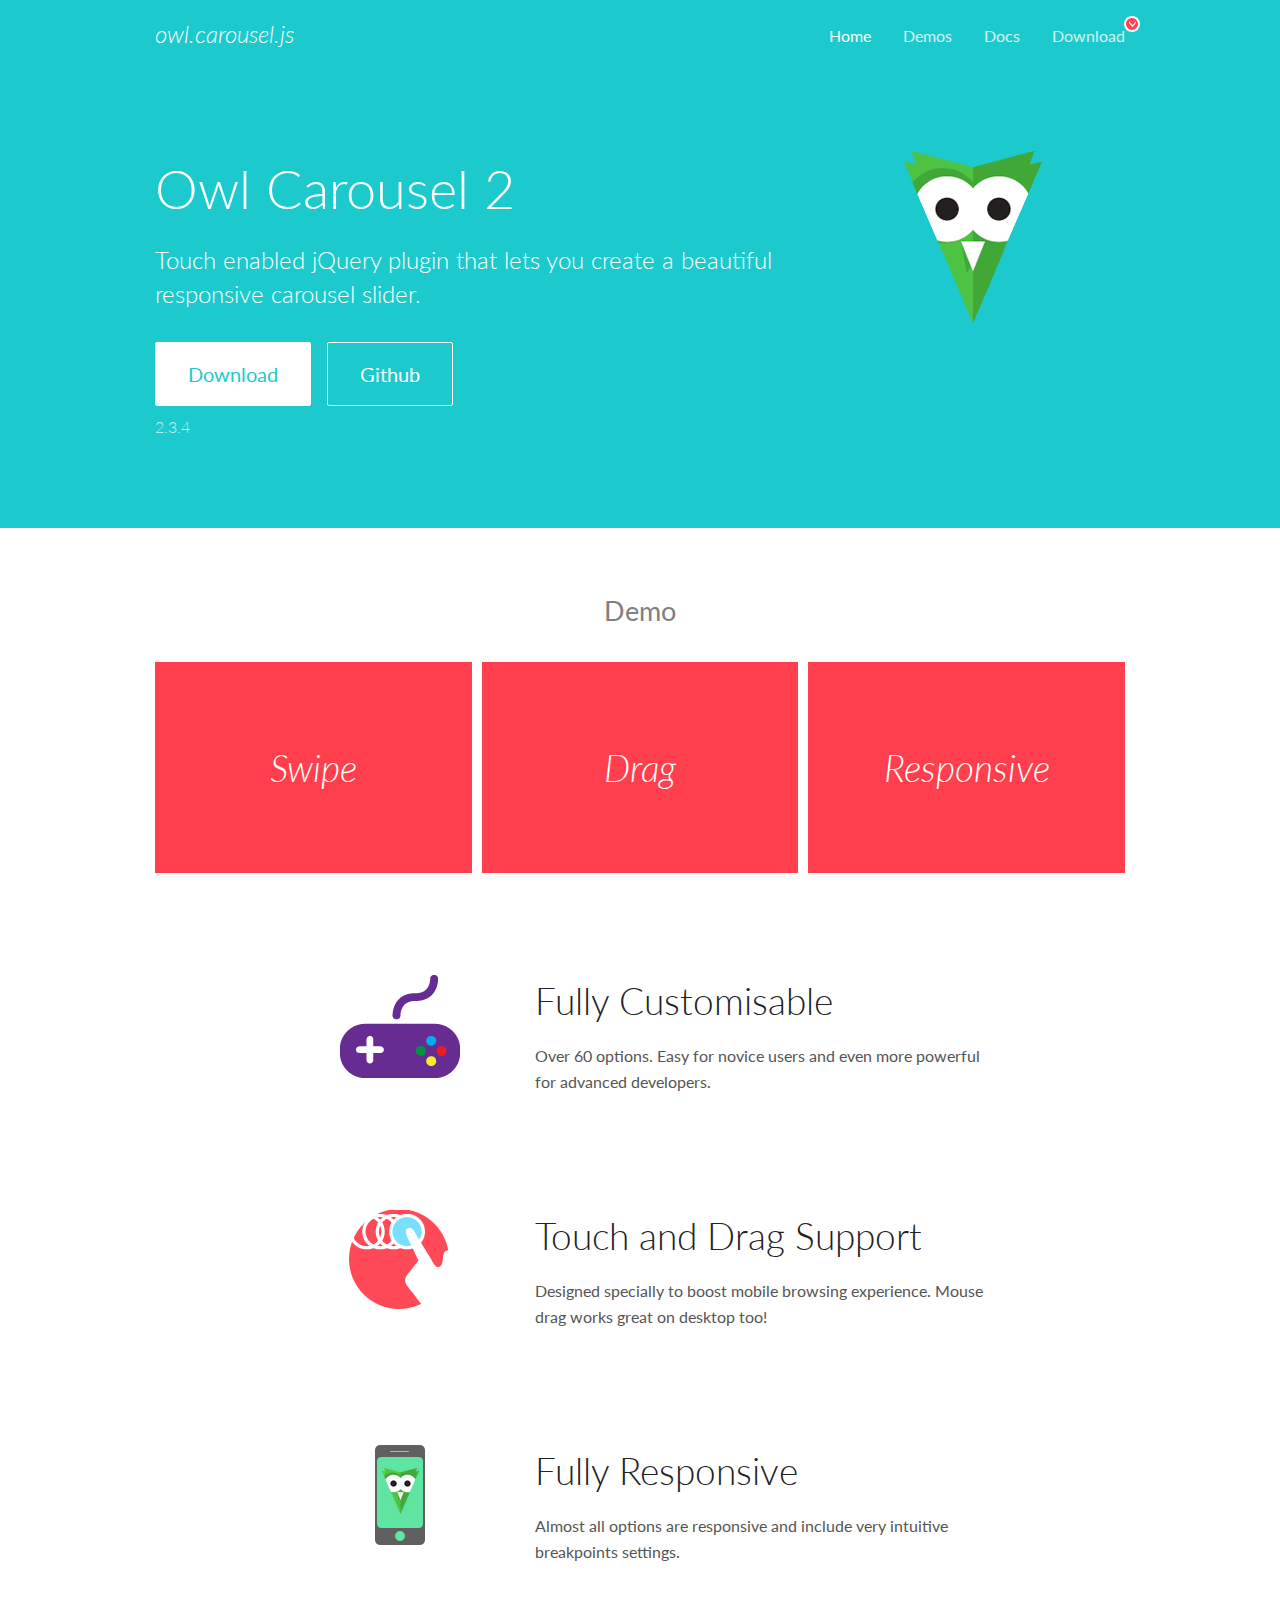
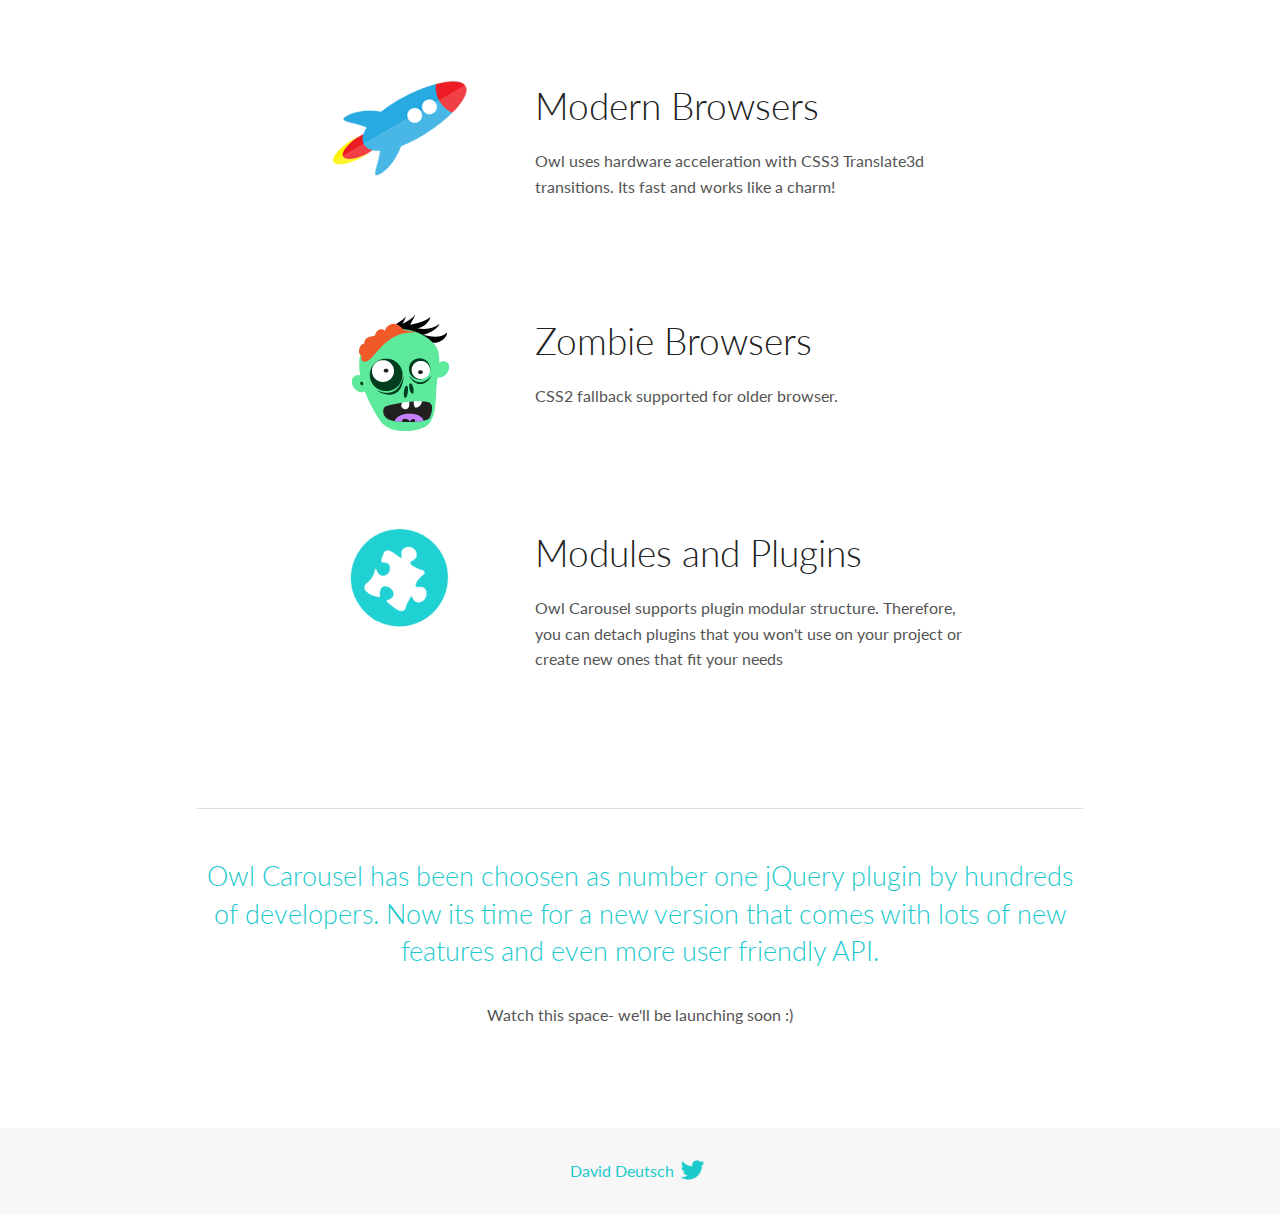
<file: assets/owl/docs/index.html>
<!DOCTYPE html>
<html lang="en">
  <head>

    <!-- head -->
    <meta charset="utf-8">
    <meta name="msapplication-tap-highlight" content="no" />
    <meta name="viewport" content="width=device-width, initial-scale=1.0" />
    <meta name="description" content="Touch enabled jQuery plugin that lets you create beautiful responsive carousel slider.">
    <meta name="author" content="David Deutsch">
    <title>
      Home | Owl Carousel | 2.3.4
    </title>

    <!-- Stylesheets -->
    <link href='https://fonts.googleapis.com/css?family=Lato:300,400,700,400italic,300italic' rel='stylesheet' type='text/css'>
    <link rel="stylesheet" href="assets/css/docs.theme.min.css">

    <!-- Owl Stylesheets -->
    <link rel="stylesheet" href="assets/owlcarousel/assets/owl.carousel.min.css">
    <link rel="stylesheet" href="assets/owlcarousel/assets/owl.theme.default.min.css">

    <!-- HTML5 shim and Respond.js IE8 support of HTML5 elements and media queries -->

    <!--[if lt IE 9]>
      <script src="https://oss.maxcdn.com/libs/html5shiv/3.7.0/html5shiv.js"></script>
      <script src="https://oss.maxcdn.com/libs/respond.js/1.3.0/respond.min.js"></script>
    <![endif]-->

    <!-- Favicons -->
    <link rel="apple-touch-icon-precomposed" sizes="144x144" href="assets/ico/apple-touch-icon-144-precomposed.png">
    <link rel="shortcut icon" href="assets/ico/favicon.png">
    <link rel="shortcut icon" href="favicon.ico">

    <!-- Yeah i know js should not be in header. Its required for demos.-->

    <!-- javascript -->
    <script src="assets/vendors/jquery.min.js"></script>
    <script src="assets/owlcarousel/owl.carousel.js"></script>
  </head>
  <body>

    <!-- header -->
    <header class="header">
      <div class="row">
        <div class="large-12 columns">
          <div class="brand left">
            <h3>
              <a href="/OwlCarousel2/">owl.carousel.js</a> 
            </h3>
          </div>
          <a id="toggle-nav" class="right">
            <span></span> <span></span> <span></span> 
          </a> 
          <div class="nav-bar">
            <ul class="clearfix">
              <li class="active">
                <a href="/OwlCarousel2/index.html">Home</a> 
              </li>
              <li> <a href="/OwlCarousel2/demos/demos.html">Demos</a>  </li>
              <li> <a href="/OwlCarousel2/docs/started-welcome.html">Docs</a>  </li>
              <li>
                <a href="https://github.com/OwlCarousel2/OwlCarousel2/archive/2.3.4.zip">Download</a> 
                <span class="download"></span> 
              </li>
            </ul>
          </div>
        </div>
      </div>
    </header>

    <!-- home panel -->
    <section id="hero">
      <div class="row">
        <div class="large-8 medium-8 columns">
          <h1>Owl Carousel 2</h1>
          <h4>Touch enabled jQuery plugin that lets you create a beautiful responsive carousel slider.</h4>
          <a href="https://github.com/OwlCarousel2/OwlCarousel2/archive/2.3.4.zip" class="hero-button">Download</a> 
          <a href="https://github.com/OwlCarousel2/OwlCarousel2" class="hero-button outline">Github</a> 
          <p>2.3.4</p>
        </div>
        <div class="large-4 medium-4 columns">
          <img class="owl-logo" src="assets/img/owl-logo.png" alt="mr. Owl">
        </div>
      </div>
    </section>

    <!-- body -->
    <div class="home-demo">
      <div class="row">
        <div class="large-12 columns">
          <h3>Demo</h3>
          <div class="owl-carousel">
            <div class="item">
              <h2>Swipe</h2>
            </div>
            <div class="item">
              <h2>Drag</h2>
            </div>
            <div class="item">
              <h2>Responsive</h2>
            </div>
            <div class="item">
              <h2>CSS3</h2>
            </div>
            <div class="item">
              <h2>Fast</h2>
            </div>
            <div class="item">
              <h2>Easy</h2>
            </div>
            <div class="item">
              <h2>Free</h2>
            </div>
            <div class="item">
              <h2>Upgradable</h2>
            </div>
            <div class="item">
              <h2>Tons of options</h2>
            </div>
            <div class="item">
              <h2>Infinity</h2>
            </div>
            <div class="item">
              <h2>Auto Width</h2>
            </div>
          </div>
        </div>
      </div>
    </div>
    <script>
      var owl = $('.owl-carousel');
      owl.owlCarousel({
        margin: 10,
        loop: true,
        responsive: {
          0: {
            items: 1
          },
          600: {
            items: 2
          },
          1000: {
            items: 3
          }
        }
      })
    </script>

    <!-- features -->
    <div id="features">
      <div class="row">
        <div class="small-12 medium-9 small-centered columns">
          <section class="row feature">
            <div class="medium-4 small-12 columns">
              <img src="assets/img/feature-options.png" alt="">
            </div>
            <div class="medium-8 small-12 columns">
              <h2>Fully Customisable</h2>
              <p>Over 60 options. Easy for novice users and even more powerful for advanced developers.</p>
            </div>
          </section>
          <section class="row feature">
            <div class="medium-4 small-12 columns">
              <img src="assets/img/feature-drag.png" alt="">
            </div>
            <div class="medium-8 small-12 columns">
              <h2>Touch and Drag Support</h2>
              <p>Designed specially to boost mobile browsing experience. Mouse drag works great on desktop too!</p>
            </div>
          </section>
          <section class="row feature">
            <div class="medium-4 small-12 columns">
              <img src="assets/img/feature-responsive.png" alt="">
            </div>
            <div class="medium-8 small-12 columns">
              <h2>Fully Responsive</h2>
              <p>Almost all options are responsive and include very intuitive breakpoints settings.</p>
            </div>
          </section>
          <section class="row feature">
            <div class="medium-4 small-12 columns">
              <img src="assets/img/feature-modern.png" alt="">
            </div>
            <div class="medium-8 small-12 columns">
              <h2>Modern Browsers</h2>
              <p>Owl uses hardware acceleration with CSS3 Translate3d transitions. Its fast and works like a charm! </p>
            </div>
          </section>
          <section class="row feature">
            <div class="medium-4 small-12 columns">
              <img src="assets/img/feature-zombie.png" alt="">
            </div>
            <div class="medium-8 small-12 columns">
              <h2>Zombie Browsers</h2>
              <p>CSS2 fallback supported for older browser.</p>
            </div>
          </section>
          <section class="row feature">
            <div class="medium-4 small-12 columns">
              <img src="assets/img/feature-module.png" alt="">
            </div>
            <div class="medium-8 small-12 columns">
              <h2>Modules and Plugins</h2>
              <p>Owl Carousel supports plugin modular structure. Therefore, you can detach plugins that you won&#x27;t use on your project or create new ones that fit your needs</p>
            </div>
          </section>
        </div>
      </div>
    </div>

    <!-- footer -->
    <section id="teaser-text">
      <div class="row">
        <div class="small-12 medium-11 small-centered columns">
          <hr>
          <h3 id="owl-carousel-has-been-choosen-as-number-one-jquery-plugin-by-hundreds-of-developers-now-its-time-for-a-new-version-that-comes-with-lots-of-new-features-and-even-more-user-friendly-api-">Owl Carousel has been choosen as number one jQuery plugin by hundreds of developers. Now its time for a new version that comes with lots of new features and even more user friendly API.</h3>
          <p>Watch this space- we&#39;ll be launching soon :)</p>
        </div>
      </div>
    </section>

    <!-- footer -->
    <footer class="footer">
      <div class="row">
        <div class="large-12 columns">
          <h5>
            <a href="/OwlCarousel2/docs/support-contact.html">David Deutsch</a> 
            <a id="custom-tweet-button" href="https://twitter.com/share?url=https://github.com/OwlCarousel2/OwlCarousel2&text=Owl Carousel - This is so awesome! " target="_blank"></a> 
          </h5>
        </div>
      </div>
    </footer>

    <!-- vendors -->
    <script src="assets/vendors/highlight.js"></script>
    <script src="assets/js/app.js"></script>
  </body>
</html>
</file>
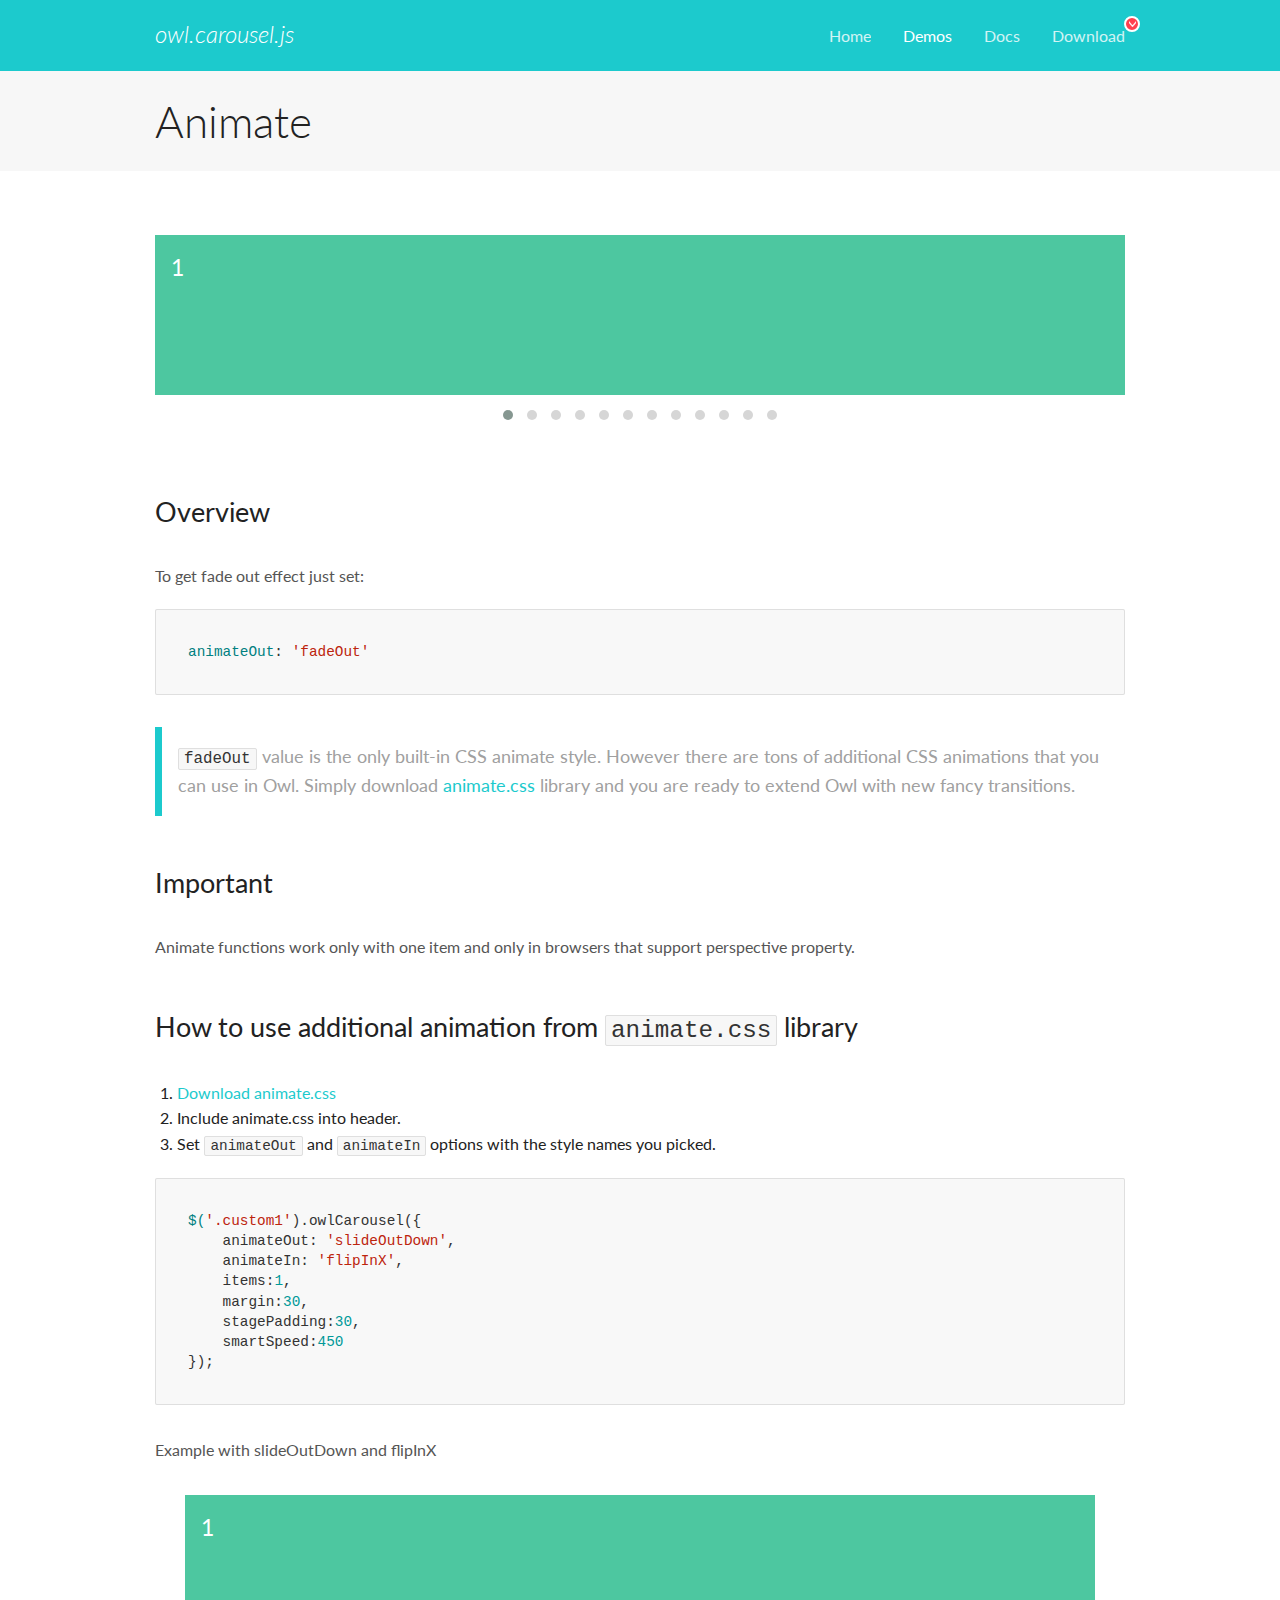
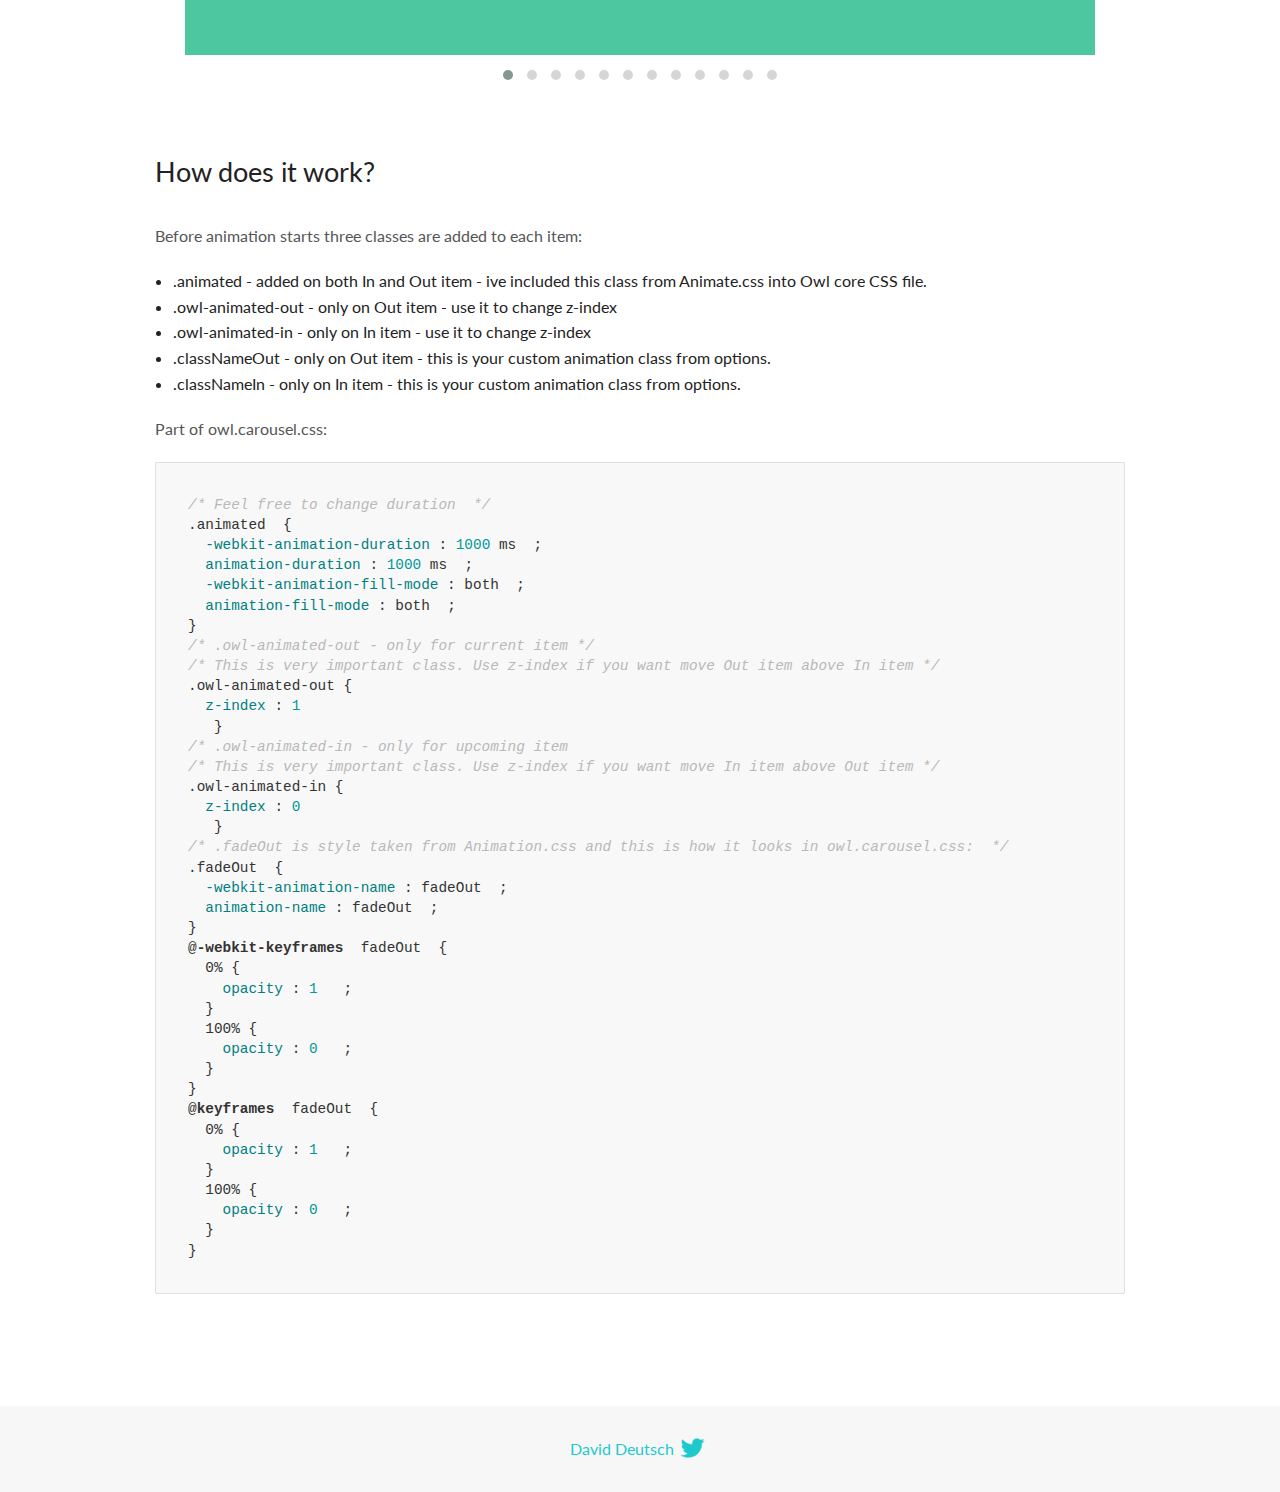
<file: assets/owl/docs/demos/animate.html>
<!DOCTYPE html>
<html lang="en">
  <head>

    <!-- head -->
    <meta charset="utf-8">
    <meta name="msapplication-tap-highlight" content="no" />
    <meta name="viewport" content="width=device-width, initial-scale=1.0" />
    <meta name="description" content="Animate carousel">
    <meta name="author" content="David Deutsch">
    <title>
      Animate Demo | Owl Carousel | 2.3.4
    </title>

    <!-- Stylesheets -->
    <link href='https://fonts.googleapis.com/css?family=Lato:300,400,700,400italic,300italic' rel='stylesheet' type='text/css'>
    <link rel="stylesheet" href="../assets/css/docs.theme.min.css">

    <!-- Owl Stylesheets -->
    <link rel="stylesheet" href="../assets/owlcarousel/assets/owl.carousel.min.css">
    <link rel="stylesheet" href="../assets/owlcarousel/assets/owl.theme.default.min.css">

    <!-- HTML5 shim and Respond.js IE8 support of HTML5 elements and media queries -->

    <!--[if lt IE 9]>
      <script src="https://oss.maxcdn.com/libs/html5shiv/3.7.0/html5shiv.js"></script>
      <script src="https://oss.maxcdn.com/libs/respond.js/1.3.0/respond.min.js"></script>
    <![endif]-->

    <!-- Favicons -->
    <link rel="apple-touch-icon-precomposed" sizes="144x144" href="../assets/ico/apple-touch-icon-144-precomposed.png">
    <link rel="shortcut icon" href="../assets/ico/favicon.png">
    <link rel="shortcut icon" href="favicon.ico">

    <!-- Yeah i know js should not be in header. Its required for demos.-->

    <!-- javascript -->
    <script src="../assets/vendors/jquery.min.js"></script>
    <script src="../assets/owlcarousel/owl.carousel.js"></script>
  </head>
  <body>

    <!-- header -->
    <header class="header">
      <div class="row">
        <div class="large-12 columns">
          <div class="brand left">
            <h3>
              <a href="/OwlCarousel2/">owl.carousel.js</a> 
            </h3>
          </div>
          <a id="toggle-nav" class="right">
            <span></span> <span></span> <span></span> 
          </a> 
          <div class="nav-bar">
            <ul class="clearfix">
              <li> <a href="/OwlCarousel2/index.html">Home</a>  </li>
              <li class="active">
                <a href="/OwlCarousel2/demos/demos.html">Demos</a> 
              </li>
              <li> <a href="/OwlCarousel2/docs/started-welcome.html">Docs</a>  </li>
              <li>
                <a href="https://github.com/OwlCarousel2/OwlCarousel2/archive/2.3.4.zip">Download</a> 
                <span class="download"></span> 
              </li>
            </ul>
          </div>
        </div>
      </div>
    </header>

    <!-- title -->
    <section class="title">
      <div class="row">
        <div class="large-12 columns">
          <h1>Animate</h1>
        </div>
      </div>
    </section>

    <!--  Demos -->
    <section id="demos">
      <div class="row">
        <div class="large-12 columns">
          <div class="fadeOut owl-carousel owl-theme">
            <div class="item">
              <h4>1</h4>
            </div>
            <div class="item">
              <h4>2</h4>
            </div>
            <div class="item">
              <h4>3</h4>
            </div>
            <div class="item">
              <h4>4</h4>
            </div>
            <div class="item">
              <h4>5</h4>
            </div>
            <div class="item">
              <h4>6</h4>
            </div>
            <div class="item">
              <h4>7</h4>
            </div>
            <div class="item">
              <h4>8</h4>
            </div>
            <div class="item">
              <h4>9</h4>
            </div>
            <div class="item">
              <h4>10</h4>
            </div>
            <div class="item">
              <h4>11</h4>
            </div>
            <div class="item">
              <h4>12</h4>
            </div>
          </div>
          <h3 id="overview">Overview</h3>
          <p>To get fade out effect just set:</p>
          <pre><code>animateOut: &#39;fadeOut&#39;</code></pre>
          <blockquote>
            <p><code>fadeOut</code> value is the only built-in CSS animate style. However there are tons of additional CSS animations that you can use in Owl. Simply download
              <a href="https://daneden.github.io/animate.css/">animate.css</a>  library and you are ready to extend Owl with new fancy transitions.</p>
          </blockquote>
          <h3 id="important">Important</h3>
          <p>Animate functions work only with one item and only in browsers that support perspective property.</p>
          <h3 id="how-to-use-additional-animation-from-animate-css-library">How to use additional animation from <code>animate.css</code> library</h3>
          <ol>
            <li> <a href="https://daneden.github.io/animate.css/">Download animate.css</a>  </li>
            <li>Include animate.css into header.</li>
            <li>Set <code>animateOut</code> and <code>animateIn</code> options with the style names you picked.</li>
          </ol>
          <pre><code>$(&#39;.custom1&#39;).owlCarousel({
    animateOut: &#39;slideOutDown&#39;,
    animateIn: &#39;flipInX&#39;,
    items:1,
    margin:30,
    stagePadding:30,
    smartSpeed:450
});</code></pre>
          <p>Example with slideOutDown and flipInX</p>
          <div class="custom1 owl-carousel owl-theme">
            <div class="item">
              <h4>1</h4>
            </div>
            <div class="item">
              <h4>2</h4>
            </div>
            <div class="item">
              <h4>3</h4>
            </div>
            <div class="item">
              <h4>4</h4>
            </div>
            <div class="item">
              <h4>5</h4>
            </div>
            <div class="item">
              <h4>6</h4>
            </div>
            <div class="item">
              <h4>7</h4>
            </div>
            <div class="item">
              <h4>8</h4>
            </div>
            <div class="item">
              <h4>9</h4>
            </div>
            <div class="item">
              <h4>10</h4>
            </div>
            <div class="item">
              <h4>11</h4>
            </div>
            <div class="item">
              <h4>12</h4>
            </div>
          </div>
          <h3 id="how-does-it-work-">How does it work?</h3>
          <p>Before animation starts three classes are added to each item:</p>
          <ul>
            <li>.animated - added on both In and Out item - ive included this class from Animate.css into Owl core CSS file.</li>
            <li>.owl-animated-out - only on Out item - use it to change z-index</li>
            <li>.owl-animated-in - only on In item - use it to change z-index</li>
            <li>.classNameOut - only on Out item - this is your custom animation class from options.</li>
            <li>.classNameIn - only on In item - this is your custom animation class from options.</li>
          </ul>
          <p>Part of owl.carousel.css:</p>
          <pre><code class="language-css"><span class="comment">/* Feel free to change duration  */</span> 
<span class="class">.animated</span>  <span class="rules">{
  <span class="rule"><span class="attribute">-webkit-animation-duration</span> :<span class="value"> <span class="number">1000</span> ms</span> </span> ;
  <span class="rule"><span class="attribute">animation-duration</span> :<span class="value"> <span class="number">1000</span> ms</span> </span> ;
  <span class="rule"><span class="attribute">-webkit-animation-fill-mode</span> :<span class="value"> both</span> </span> ;
  <span class="rule"><span class="attribute">animation-fill-mode</span> :<span class="value"> both</span> </span> ;
<span class="rule">}</span> </span> 
<span class="comment">/* .owl-animated-out - only for current item */</span> 
<span class="comment">/* This is very important class. Use z-index if you want move Out item above In item */</span> 
<span class="class">.owl-animated-out</span> <span class="rules">{
  <span class="rule"><span class="attribute">z-index</span> :<span class="value"> <span class="number">1</span> 
</span> </span> </span> }
<span class="comment">/* .owl-animated-in - only for upcoming item
/* This is very important class. Use z-index if you want move In item above Out item */</span> 
<span class="class">.owl-animated-in</span> <span class="rules">{
  <span class="rule"><span class="attribute">z-index</span> :<span class="value"> <span class="number">0</span> 
</span> </span> </span> }
<span class="comment">/* .fadeOut is style taken from Animation.css and this is how it looks in owl.carousel.css:  */</span> 
<span class="class">.fadeOut</span>  <span class="rules">{
  <span class="rule"><span class="attribute">-webkit-animation-name</span> :<span class="value"> fadeOut</span> </span> ;
  <span class="rule"><span class="attribute">animation-name</span> :<span class="value"> fadeOut</span> </span> ;
<span class="rule">}</span> </span> 
<span class="at_rule">@<span class="keyword">-webkit-keyframes</span>  fadeOut </span> {
  0% <span class="rules">{
    <span class="rule"><span class="attribute">opacity</span> :<span class="value"> <span class="number">1</span> </span> </span> ;
  <span class="rule">}</span> </span> 
  100% <span class="rules">{
    <span class="rule"><span class="attribute">opacity</span> :<span class="value"> <span class="number">0</span> </span> </span> ;
  <span class="rule">}</span> </span> 
}
<span class="at_rule">@<span class="keyword">keyframes</span>  fadeOut </span> {
  0% <span class="rules">{
    <span class="rule"><span class="attribute">opacity</span> :<span class="value"> <span class="number">1</span> </span> </span> ;
  <span class="rule">}</span> </span> 
  100% <span class="rules">{
    <span class="rule"><span class="attribute">opacity</span> :<span class="value"> <span class="number">0</span> </span> </span> ;
  <span class="rule">}</span> </span> 
}</code></pre>
          <link rel="stylesheet" href="../assets/css/animate.css">
          <script>
            jQuery(document).ready(function($) {
              $('.fadeOut').owlCarousel({
                items: 1,
                animateOut: 'fadeOut',
                loop: true,
                margin: 10,
              });
              $('.custom1').owlCarousel({
                animateOut: 'slideOutDown',
                animateIn: 'flipInX',
                items: 1,
                margin: 30,
                stagePadding: 30,
                smartSpeed: 450
              });
            });
          </script>
        </div>
      </div>
    </section>

    <!-- footer -->
    <footer class="footer">
      <div class="row">
        <div class="large-12 columns">
          <h5>
            <a href="/OwlCarousel2/docs/support-contact.html">David Deutsch</a> 
            <a id="custom-tweet-button" href="https://twitter.com/share?url=https://github.com/OwlCarousel2/OwlCarousel2&text=Owl Carousel - This is so awesome! " target="_blank"></a> 
          </h5>
        </div>
      </div>
    </footer>

    <!-- vendors -->
    <script src="../assets/vendors/highlight.js"></script>
    <script src="../assets/js/app.js"></script>
  </body>
</html>
</file>
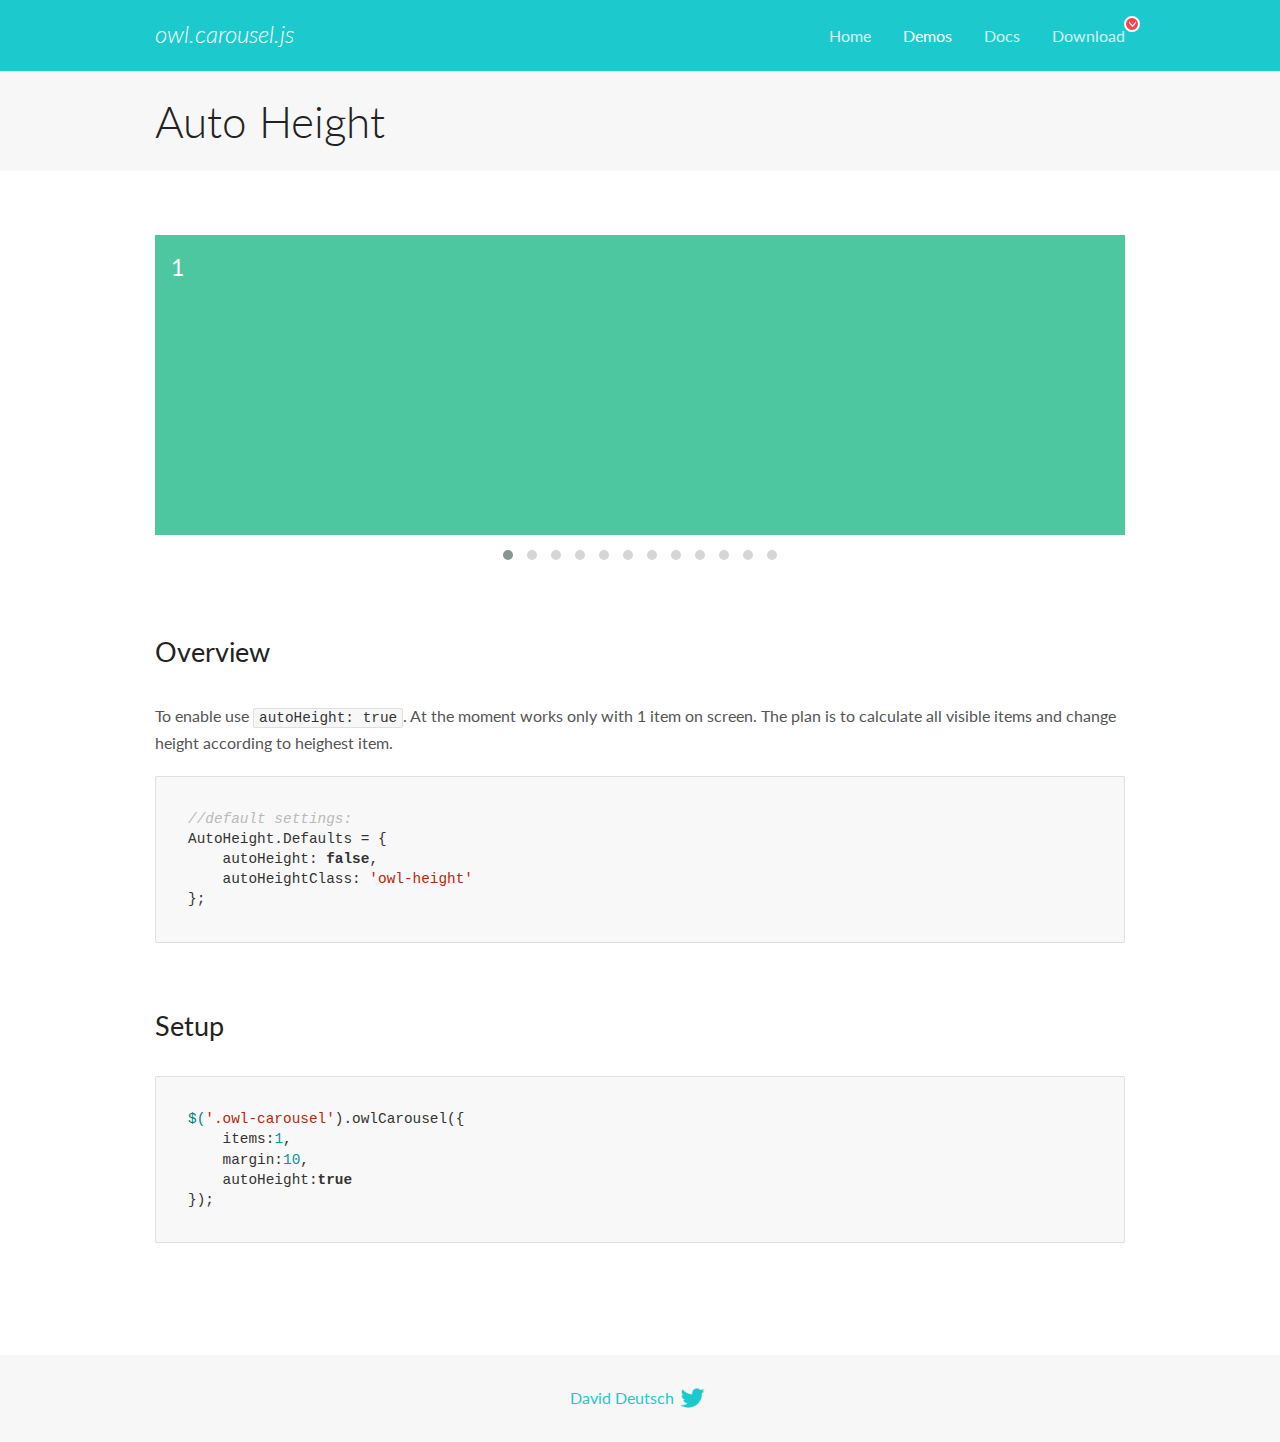
<file: assets/owl/docs/demos/autoheight.html>
<!DOCTYPE html>
<html lang="en">
  <head>

    <!-- head -->
    <meta charset="utf-8">
    <meta name="msapplication-tap-highlight" content="no" />
    <meta name="viewport" content="width=device-width, initial-scale=1.0" />
    <meta name="description" content="autoHeight usage demo">
    <meta name="author" content="David Deutsch">
    <title>
      Auto Height Demo | Owl Carousel | 2.3.4
    </title>

    <!-- Stylesheets -->
    <link href='https://fonts.googleapis.com/css?family=Lato:300,400,700,400italic,300italic' rel='stylesheet' type='text/css'>
    <link rel="stylesheet" href="../assets/css/docs.theme.min.css">

    <!-- Owl Stylesheets -->
    <link rel="stylesheet" href="../assets/owlcarousel/assets/owl.carousel.min.css">
    <link rel="stylesheet" href="../assets/owlcarousel/assets/owl.theme.default.min.css">

    <!-- HTML5 shim and Respond.js IE8 support of HTML5 elements and media queries -->

    <!--[if lt IE 9]>
      <script src="https://oss.maxcdn.com/libs/html5shiv/3.7.0/html5shiv.js"></script>
      <script src="https://oss.maxcdn.com/libs/respond.js/1.3.0/respond.min.js"></script>
    <![endif]-->

    <!-- Favicons -->
    <link rel="apple-touch-icon-precomposed" sizes="144x144" href="../assets/ico/apple-touch-icon-144-precomposed.png">
    <link rel="shortcut icon" href="../assets/ico/favicon.png">
    <link rel="shortcut icon" href="favicon.ico">

    <!-- Yeah i know js should not be in header. Its required for demos.-->

    <!-- javascript -->
    <script src="../assets/vendors/jquery.min.js"></script>
    <script src="../assets/owlcarousel/owl.carousel.js"></script>
  </head>
  <body>

    <!-- header -->
    <header class="header">
      <div class="row">
        <div class="large-12 columns">
          <div class="brand left">
            <h3>
              <a href="/OwlCarousel2/">owl.carousel.js</a> 
            </h3>
          </div>
          <a id="toggle-nav" class="right">
            <span></span> <span></span> <span></span> 
          </a> 
          <div class="nav-bar">
            <ul class="clearfix">
              <li> <a href="/OwlCarousel2/index.html">Home</a>  </li>
              <li class="active">
                <a href="/OwlCarousel2/demos/demos.html">Demos</a> 
              </li>
              <li> <a href="/OwlCarousel2/docs/started-welcome.html">Docs</a>  </li>
              <li>
                <a href="https://github.com/OwlCarousel2/OwlCarousel2/archive/2.3.4.zip">Download</a> 
                <span class="download"></span> 
              </li>
            </ul>
          </div>
        </div>
      </div>
    </header>

    <!-- title -->
    <section class="title">
      <div class="row">
        <div class="large-12 columns">
          <h1>Auto Height</h1>
        </div>
      </div>
    </section>

    <!--  Demos -->
    <section id="demos">
      <div class="row">
        <div class="large-12 columns">
          <div class="owl-carousel owl-theme">
            <div class="item" style="height:300px">
              <h4>1</h4>
            </div>
            <div class="item" style="height:100px">
              <h4>2</h4>
            </div>
            <div class="item" style="height:500px">
              <h4>3</h4>
            </div>
            <div class="item" style="height:250px">
              <h4>4</h4>
            </div>
            <div class="item" style="height:400px">
              <h4>5</h4>
            </div>
            <div class="item" style="height:500px">
              <h4>6</h4>
            </div>
            <div class="item" style="height:600px">
              <h4>7</h4>
            </div>
            <div class="item" style="height:400px">
              <h4>8</h4>
            </div>
            <div class="item" style="height:300px">
              <h4>9</h4>
            </div>
            <div class="item" style="height:350px">
              <h4>10</h4>
            </div>
            <div class="item" style="height:200px">
              <h4>11</h4>
            </div>
            <div class="item" style="height:150px">
              <h4>12</h4>
            </div>
          </div>
          <h3 id="overview">Overview</h3>
          <p>To enable use <code>autoHeight: true</code>. At the moment works only with 1 item on screen. The plan is to calculate all visible items and change height according to heighest item.</p>
          <pre><code>//default settings:
AutoHeight.Defaults = {
    autoHeight: false,
    autoHeightClass: &#39;owl-height&#39;
};</code></pre>
          <h3 id="setup">Setup</h3>
          <pre><code>$(&#39;.owl-carousel&#39;).owlCarousel({
    items:1,
    margin:10,
    autoHeight:true
});</code></pre>
          <script>
            $(document).ready(function() {
              $('.owl-carousel').owlCarousel({
                items: 1,
                margin: 10,
                autoHeight: true
              });
            })
          </script>
        </div>
      </div>
    </section>

    <!-- footer -->
    <footer class="footer">
      <div class="row">
        <div class="large-12 columns">
          <h5>
            <a href="/OwlCarousel2/docs/support-contact.html">David Deutsch</a> 
            <a id="custom-tweet-button" href="https://twitter.com/share?url=https://github.com/OwlCarousel2/OwlCarousel2&text=Owl Carousel - This is so awesome! " target="_blank"></a> 
          </h5>
        </div>
      </div>
    </footer>

    <!-- vendors -->
    <script src="../assets/vendors/highlight.js"></script>
    <script src="../assets/js/app.js"></script>
  </body>
</html>
</file>
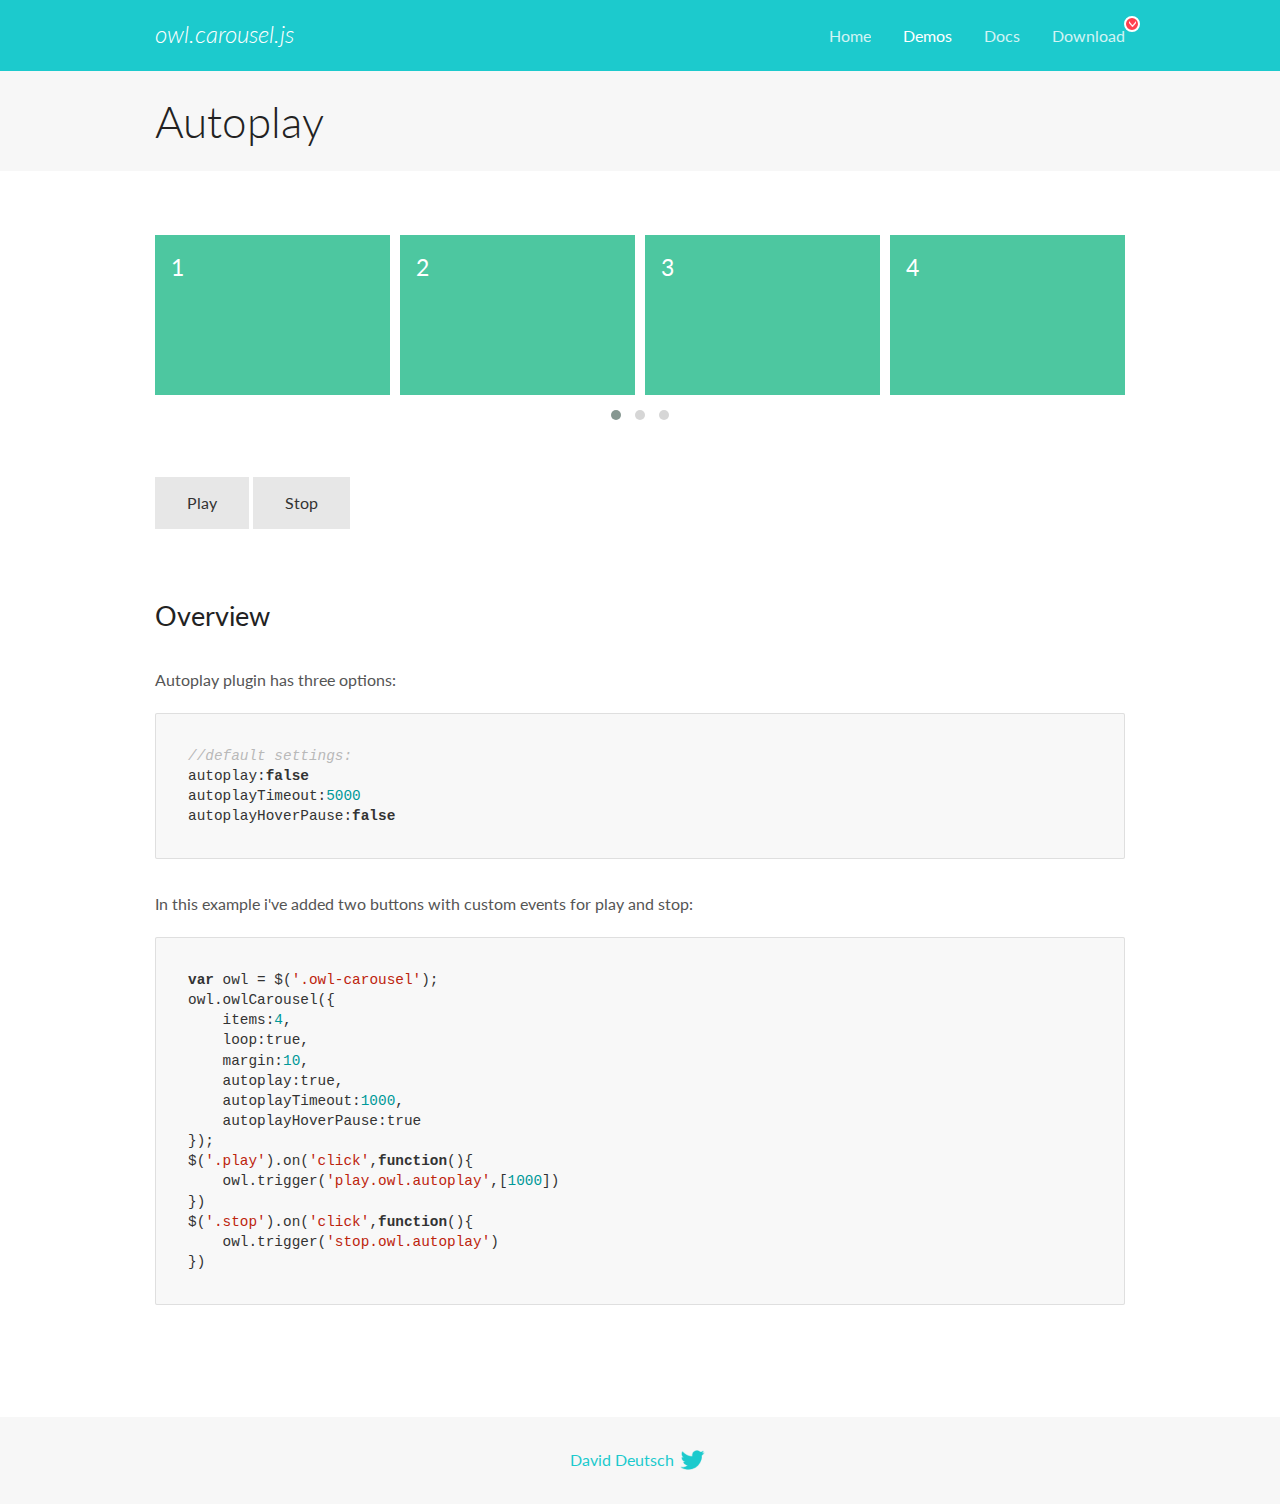
<file: assets/owl/docs/demos/autoplay.html>
<!DOCTYPE html>
<html lang="en">
  <head>

    <!-- head -->
    <meta charset="utf-8">
    <meta name="msapplication-tap-highlight" content="no" />
    <meta name="viewport" content="width=device-width, initial-scale=1.0" />
    <meta name="description" content="Autoplay usage demo">
    <meta name="author" content="David Deutsch">
    <title>
      Autoplay Demo | Owl Carousel | 2.3.4
    </title>

    <!-- Stylesheets -->
    <link href='https://fonts.googleapis.com/css?family=Lato:300,400,700,400italic,300italic' rel='stylesheet' type='text/css'>
    <link rel="stylesheet" href="../assets/css/docs.theme.min.css">

    <!-- Owl Stylesheets -->
    <link rel="stylesheet" href="../assets/owlcarousel/assets/owl.carousel.min.css">
    <link rel="stylesheet" href="../assets/owlcarousel/assets/owl.theme.default.min.css">

    <!-- HTML5 shim and Respond.js IE8 support of HTML5 elements and media queries -->

    <!--[if lt IE 9]>
      <script src="https://oss.maxcdn.com/libs/html5shiv/3.7.0/html5shiv.js"></script>
      <script src="https://oss.maxcdn.com/libs/respond.js/1.3.0/respond.min.js"></script>
    <![endif]-->

    <!-- Favicons -->
    <link rel="apple-touch-icon-precomposed" sizes="144x144" href="../assets/ico/apple-touch-icon-144-precomposed.png">
    <link rel="shortcut icon" href="../assets/ico/favicon.png">
    <link rel="shortcut icon" href="favicon.ico">

    <!-- Yeah i know js should not be in header. Its required for demos.-->

    <!-- javascript -->
    <script src="../assets/vendors/jquery.min.js"></script>
    <script src="../assets/owlcarousel/owl.carousel.js"></script>
  </head>
  <body>

    <!-- header -->
    <header class="header">
      <div class="row">
        <div class="large-12 columns">
          <div class="brand left">
            <h3>
              <a href="/OwlCarousel2/">owl.carousel.js</a> 
            </h3>
          </div>
          <a id="toggle-nav" class="right">
            <span></span> <span></span> <span></span> 
          </a> 
          <div class="nav-bar">
            <ul class="clearfix">
              <li> <a href="/OwlCarousel2/index.html">Home</a>  </li>
              <li class="active">
                <a href="/OwlCarousel2/demos/demos.html">Demos</a> 
              </li>
              <li> <a href="/OwlCarousel2/docs/started-welcome.html">Docs</a>  </li>
              <li>
                <a href="https://github.com/OwlCarousel2/OwlCarousel2/archive/2.3.4.zip">Download</a> 
                <span class="download"></span> 
              </li>
            </ul>
          </div>
        </div>
      </div>
    </header>

    <!-- title -->
    <section class="title">
      <div class="row">
        <div class="large-12 columns">
          <h1>Autoplay</h1>
        </div>
      </div>
    </section>

    <!--  Demos -->
    <section id="demos">
      <div class="row">
        <div class="large-12 columns">
          <div class="owl-carousel owl-theme">
            <div class="item">
              <h4>1</h4>
            </div>
            <div class="item">
              <h4>2</h4>
            </div>
            <div class="item">
              <h4>3</h4>
            </div>
            <div class="item">
              <h4>4</h4>
            </div>
            <div class="item">
              <h4>5</h4>
            </div>
            <div class="item">
              <h4>6</h4>
            </div>
            <div class="item">
              <h4>7</h4>
            </div>
            <div class="item">
              <h4>8</h4>
            </div>
            <div class="item">
              <h4>9</h4>
            </div>
            <div class="item">
              <h4>10</h4>
            </div>
            <div class="item">
              <h4>11</h4>
            </div>
            <div class="item">
              <h4>12</h4>
            </div>
          </div>
          <a class="button secondary play">Play</a> 
          <a class="button secondary stop">Stop</a> 
          <h3 id="overview">Overview</h3>
          <p>Autoplay plugin has three options:</p>
          <pre><code>//default settings:
autoplay:false
autoplayTimeout:5000
autoplayHoverPause:false</code></pre>
          <p>In this example i&#39;ve added two buttons with custom events for play and stop:</p>
          <pre><code>var owl = $(&#39;.owl-carousel&#39;);
owl.owlCarousel({
    items:4,
    loop:true,
    margin:10,
    autoplay:true,
    autoplayTimeout:1000,
    autoplayHoverPause:true
});
$(&#39;.play&#39;).on(&#39;click&#39;,function(){
    owl.trigger(&#39;play.owl.autoplay&#39;,[1000])
})
$(&#39;.stop&#39;).on(&#39;click&#39;,function(){
    owl.trigger(&#39;stop.owl.autoplay&#39;)
})</code></pre>
          <script>
            $(document).ready(function() {
              var owl = $('.owl-carousel');
              owl.owlCarousel({
                items: 4,
                loop: true,
                margin: 10,
                autoplay: true,
                autoplayTimeout: 1000,
                autoplayHoverPause: true
              });
              $('.play').on('click', function() {
                owl.trigger('play.owl.autoplay', [1000])
              })
              $('.stop').on('click', function() {
                owl.trigger('stop.owl.autoplay')
              })
            })
          </script>
        </div>
      </div>
    </section>

    <!-- footer -->
    <footer class="footer">
      <div class="row">
        <div class="large-12 columns">
          <h5>
            <a href="/OwlCarousel2/docs/support-contact.html">David Deutsch</a> 
            <a id="custom-tweet-button" href="https://twitter.com/share?url=https://github.com/OwlCarousel2/OwlCarousel2&text=Owl Carousel - This is so awesome! " target="_blank"></a> 
          </h5>
        </div>
      </div>
    </footer>

    <!-- vendors -->
    <script src="../assets/vendors/highlight.js"></script>
    <script src="../assets/js/app.js"></script>
  </body>
</html>
</file>
